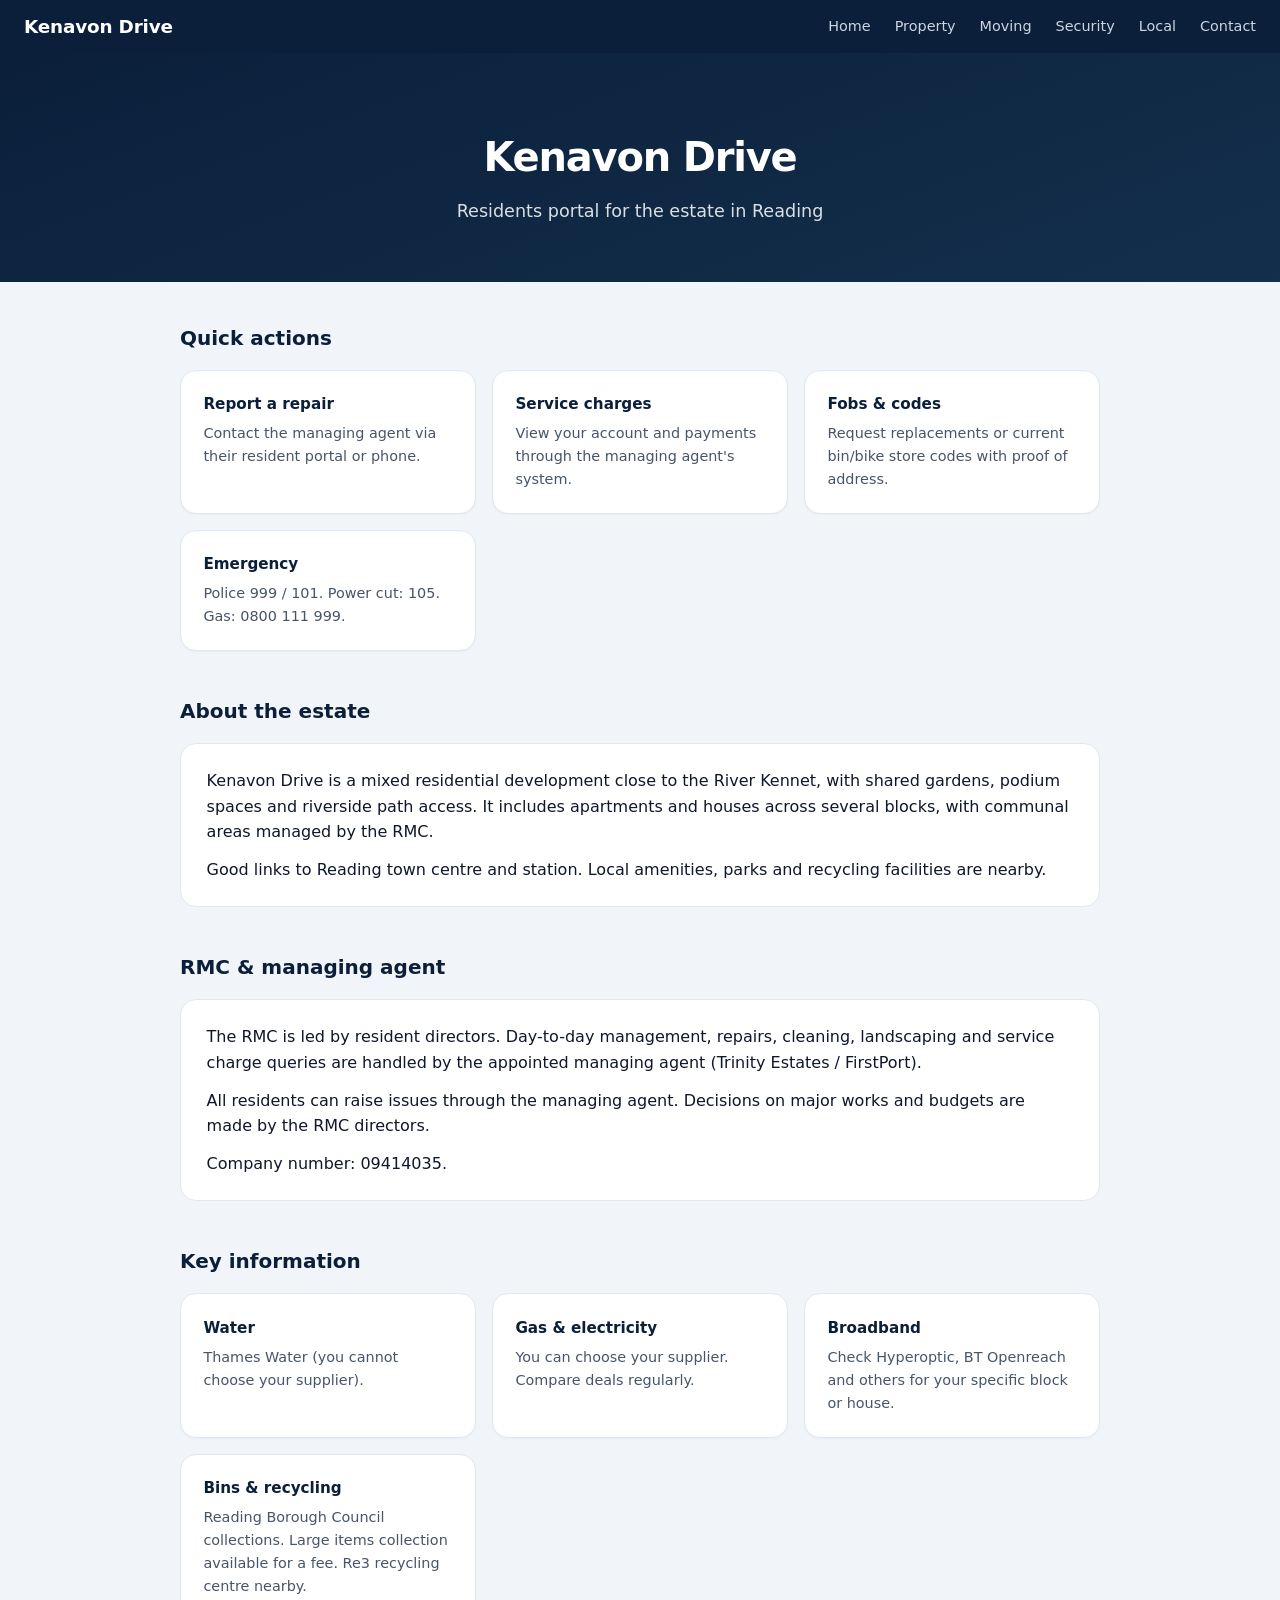
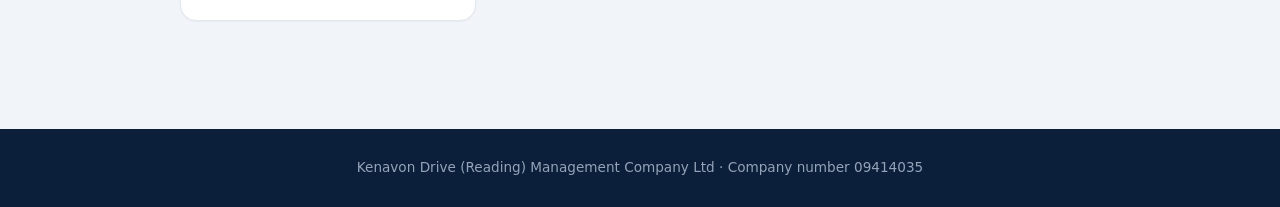
<file: index.html>
<!DOCTYPE html>
<html lang="en">
<head>
  <meta charset="UTF-8">
  <meta name="viewport" content="width=device-width, initial-scale=1.0">
  <title>Kenavon Drive Residents | Reading</title>
  <link rel="stylesheet" href="style.css">
</head>
<body>
  <div class="topbar">
    <h1>Kenavon Drive</h1>
    <nav>
      <a href="index.html">Home</a>
      <a href="property.html">Property</a>
      <a href="moving.html">Moving</a>
      <a href="security.html">Security</a>
      <a href="local.html">Local</a>
      <a href="contact.html">Contact</a>
    </nav>
  </div>

  <div class="hero">
    <h2>Kenavon Drive</h2>
    <p>Residents portal for the estate in Reading</p>
  </div>

  <main>
    <section>
      <h3>Quick actions</h3>
      <div class="grid">
        <div class="card">
          <strong>Report a repair</strong>
          <p>Contact the managing agent via their resident portal or phone.</p>
        </div>
        <div class="card">
          <strong>Service charges</strong>
          <p>View your account and payments through the managing agent's system.</p>
        </div>
        <div class="card">
          <strong>Fobs & codes</strong>
          <p>Request replacements or current bin/bike store codes with proof of address.</p>
        </div>
        <div class="card">
          <strong>Emergency</strong>
          <p>Police 999 / 101. Power cut: 105. Gas: 0800 111 999.</p>
        </div>
      </div>
    </section>

    <section>
      <h3>About the estate</h3>
      <div class="wide-card">
        <p>Kenavon Drive is a mixed residential development close to the River Kennet, with shared gardens, podium spaces and riverside path access. It includes apartments and houses across several blocks, with communal areas managed by the RMC.</p>
        <p>Good links to Reading town centre and station. Local amenities, parks and recycling facilities are nearby.</p>
      </div>
    </section>

    <section>
      <h3>RMC & managing agent</h3>
      <div class="wide-card">
        <p>The RMC is led by resident directors. Day-to-day management, repairs, cleaning, landscaping and service charge queries are handled by the appointed managing agent (Trinity Estates / FirstPort).</p>
        <p>All residents can raise issues through the managing agent. Decisions on major works and budgets are made by the RMC directors.</p>
        <p>Company number: 09414035.</p>
      </div>
    </section>

    <section>
      <h3>Key information</h3>
      <div class="grid">
        <div class="card">
          <strong>Water</strong>
          <p>Thames Water (you cannot choose your supplier).</p>
        </div>
        <div class="card">
          <strong>Gas & electricity</strong>
          <p>You can choose your supplier. Compare deals regularly.</p>
        </div>
        <div class="card">
          <strong>Broadband</strong>
          <p>Check Hyperoptic, BT Openreach and others for your specific block or house.</p>
        </div>
        <div class="card">
          <strong>Bins & recycling</strong>
          <p>Reading Borough Council collections. Large items collection available for a fee. Re3 recycling centre nearby.</p>
        </div>
      </div>
    </section>
  </main>

  <footer>
    Kenavon Drive (Reading) Management Company Ltd · Company number 09414035
  </footer>
</body>
</html>
</file>
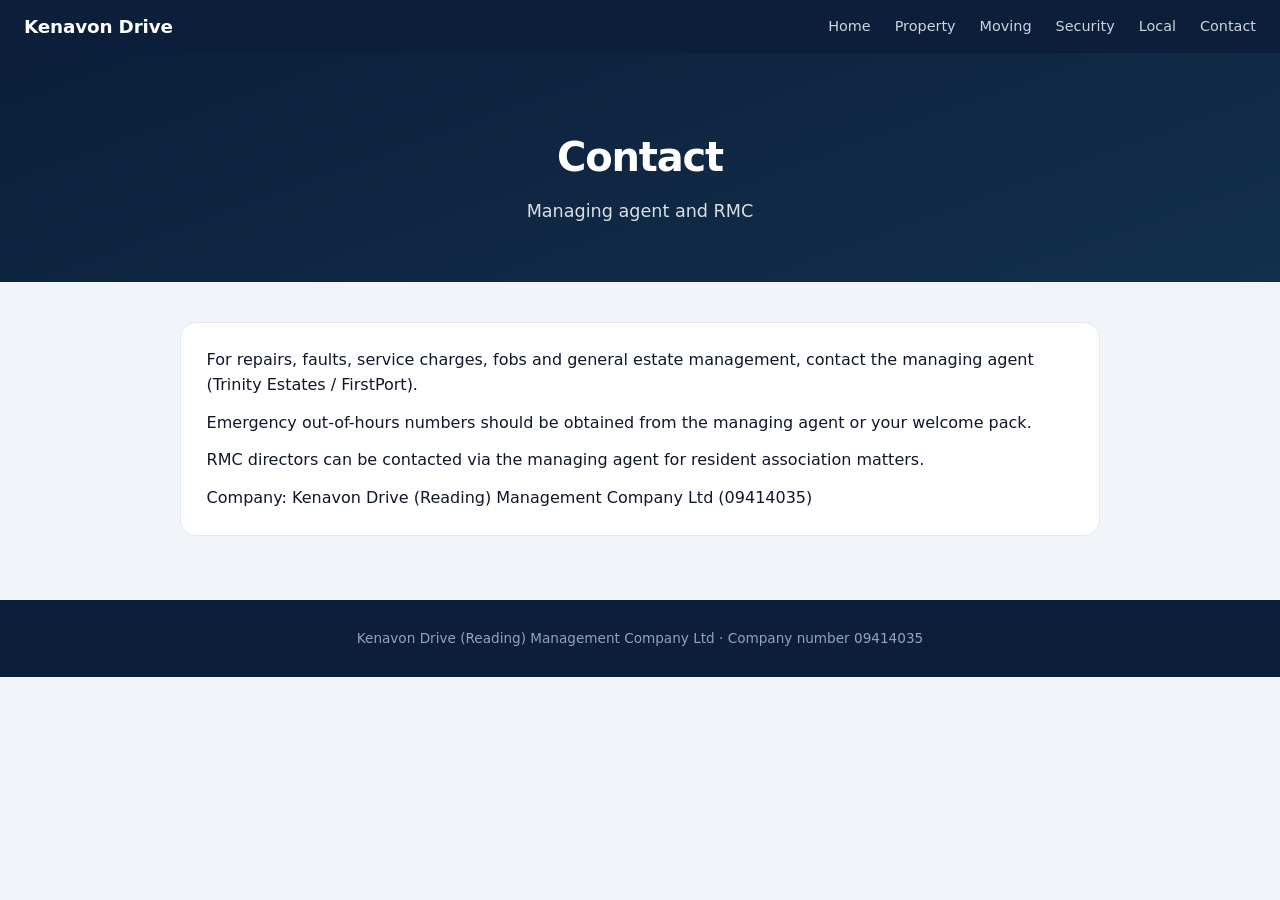
<file: contact.html>
<!DOCTYPE html>
<html lang="en">
<head>
  <meta charset="UTF-8">
  <meta name="viewport" content="width=device-width, initial-scale=1.0">
  <title>Contact | Kenavon Drive</title>
  <link rel="stylesheet" href="style.css">
</head>
<body>
  <div class="topbar">
    <h1>Kenavon Drive</h1>
    <nav>
      <a href="index.html">Home</a>
      <a href="property.html">Property</a>
      <a href="moving.html">Moving</a>
      <a href="security.html">Security</a>
      <a href="local.html">Local</a>
      <a href="contact.html">Contact</a>
    </nav>
  </div>
  <div class="hero">
    <h2>Contact</h2>
    <p>Managing agent and RMC</p>
  </div>
  <main>
    <div class="wide-card">
      <p>For repairs, faults, service charges, fobs and general estate management, contact the managing agent (Trinity Estates / FirstPort).</p>
      <p>Emergency out-of-hours numbers should be obtained from the managing agent or your welcome pack.</p>
      <p>RMC directors can be contacted via the managing agent for resident association matters.</p>
      <p>Company: Kenavon Drive (Reading) Management Company Ltd (09414035)</p>
    </div>
  </main>
  <footer>Kenavon Drive (Reading) Management Company Ltd · Company number 09414035</footer>
</body>
</html>
</file>
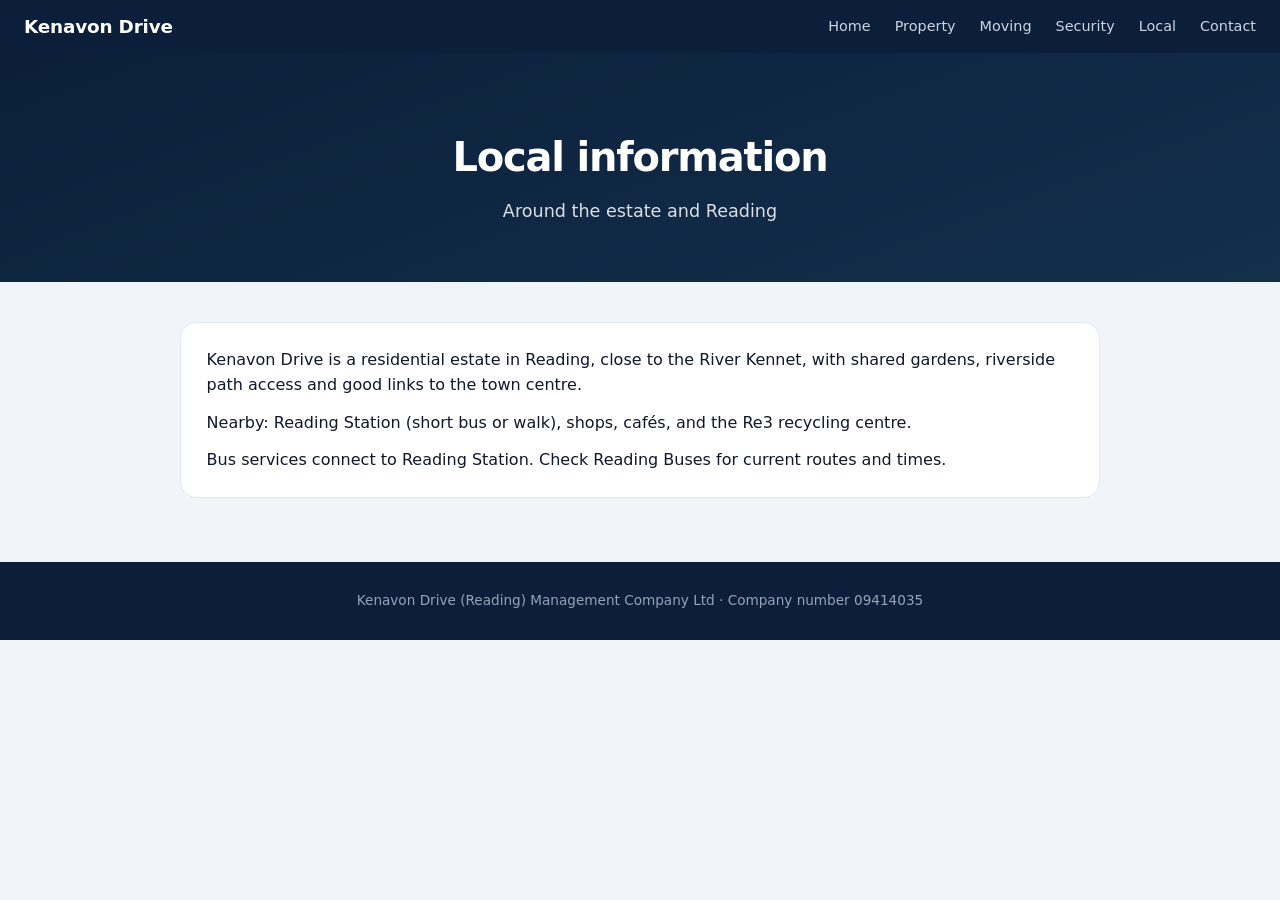
<file: local.html>
<!DOCTYPE html>
<html lang="en">
<head>
  <meta charset="UTF-8">
  <meta name="viewport" content="width=device-width, initial-scale=1.0">
  <title>Local Information | Kenavon Drive</title>
  <link rel="stylesheet" href="style.css">
</head>
<body>
  <div class="topbar">
    <h1>Kenavon Drive</h1>
    <nav>
      <a href="index.html">Home</a>
      <a href="property.html">Property</a>
      <a href="moving.html">Moving</a>
      <a href="security.html">Security</a>
      <a href="local.html">Local</a>
      <a href="contact.html">Contact</a>
    </nav>
  </div>
  <div class="hero">
    <h2>Local information</h2>
    <p>Around the estate and Reading</p>
  </div>
  <main>
    <div class="wide-card">
      <p>Kenavon Drive is a residential estate in Reading, close to the River Kennet, with shared gardens, riverside path access and good links to the town centre.</p>
      <p>Nearby: Reading Station (short bus or walk), shops, cafés, and the Re3 recycling centre.</p>
      <p>Bus services connect to Reading Station. Check Reading Buses for current routes and times.</p>
    </div>
  </main>
  <footer>Kenavon Drive (Reading) Management Company Ltd · Company number 09414035</footer>
</body>
</html>
</file>
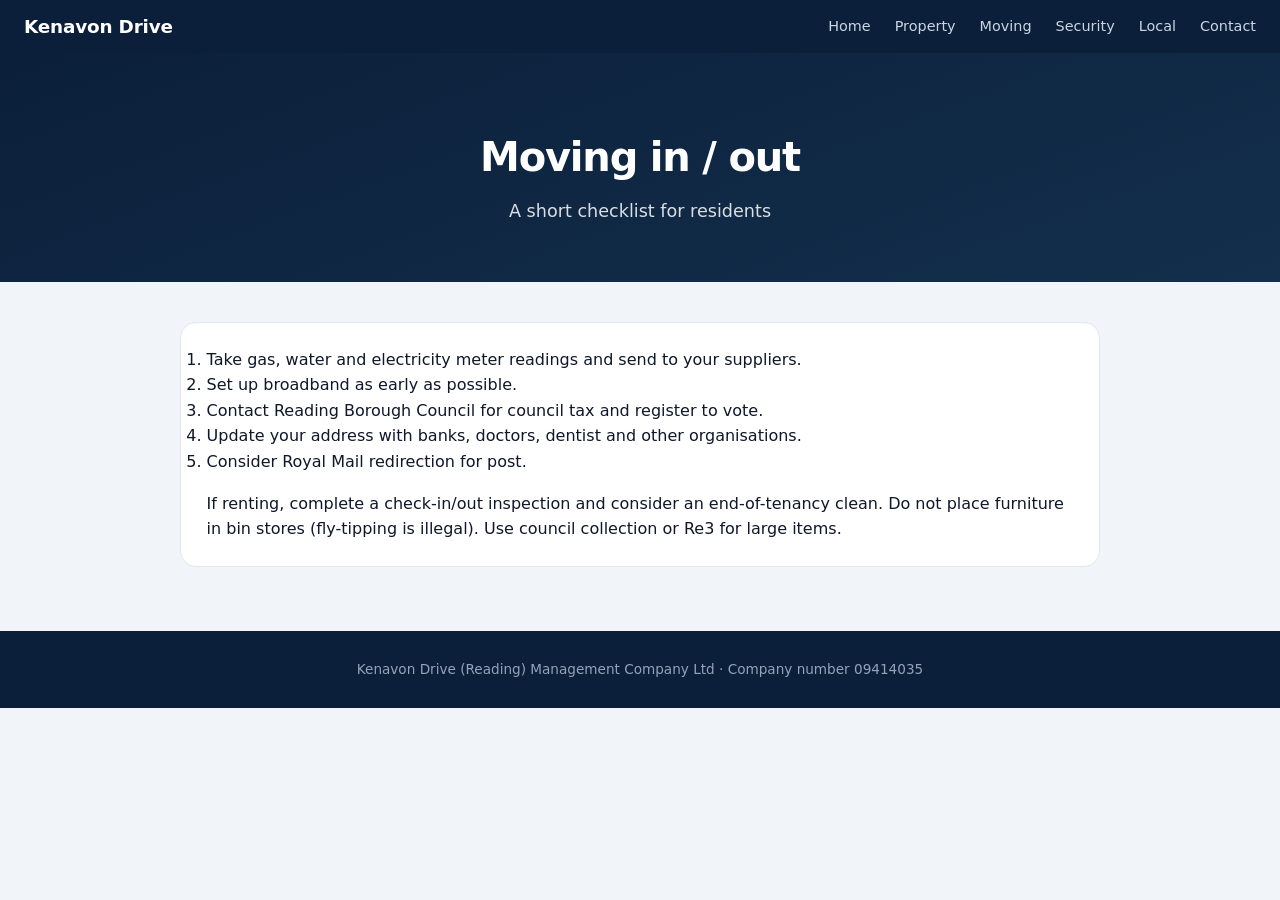
<file: moving.html>
<!DOCTYPE html>
<html lang="en">
<head>
  <meta charset="UTF-8">
  <meta name="viewport" content="width=device-width, initial-scale=1.0">
  <title>Moving In/Out | Kenavon Drive</title>
  <link rel="stylesheet" href="style.css">
</head>
<body>
  <div class="topbar">
    <h1>Kenavon Drive</h1>
    <nav>
      <a href="index.html">Home</a>
      <a href="property.html">Property</a>
      <a href="moving.html">Moving</a>
      <a href="security.html">Security</a>
      <a href="local.html">Local</a>
      <a href="contact.html">Contact</a>
    </nav>
  </div>
  <div class="hero">
    <h2>Moving in / out</h2>
    <p>A short checklist for residents</p>
  </div>
  <main>
    <div class="wide-card">
      <ol>
        <li>Take gas, water and electricity meter readings and send to your suppliers.</li>
        <li>Set up broadband as early as possible.</li>
        <li>Contact Reading Borough Council for council tax and register to vote.</li>
        <li>Update your address with banks, doctors, dentist and other organisations.</li>
        <li>Consider Royal Mail redirection for post.</li>
      </ol>
      <p style="margin-top:1rem;">If renting, complete a check-in/out inspection and consider an end-of-tenancy clean. Do not place furniture in bin stores (fly-tipping is illegal). Use council collection or Re3 for large items.</p>
    </div>
  </main>
  <footer>Kenavon Drive (Reading) Management Company Ltd · Company number 09414035</footer>
</body>
</html>
</file>
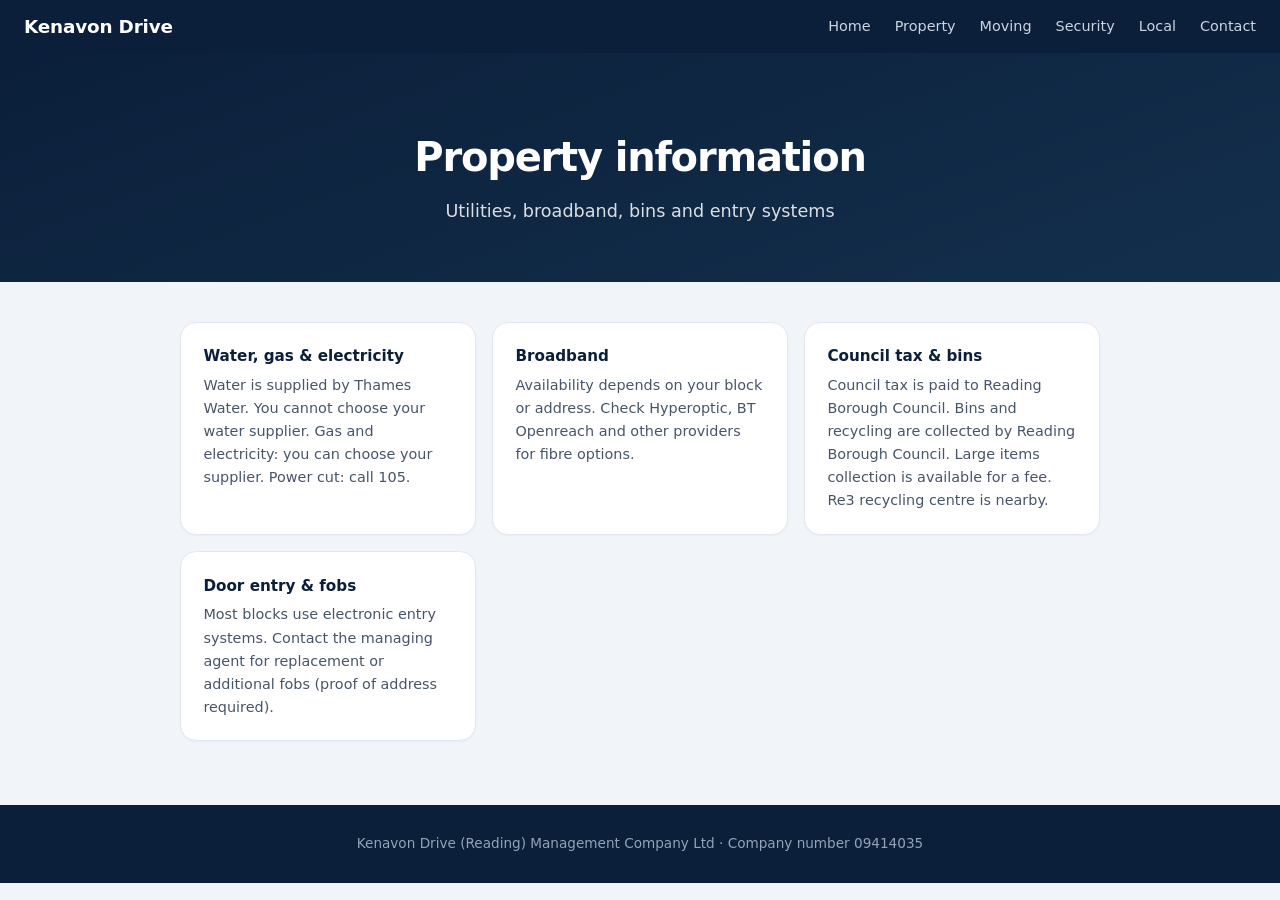
<file: property.html>
<!DOCTYPE html>
<html lang="en">
<head>
  <meta charset="UTF-8">
  <meta name="viewport" content="width=device-width, initial-scale=1.0">
  <title>Property Information | Kenavon Drive</title>
  <link rel="stylesheet" href="style.css">
</head>
<body>
  <div class="topbar">
    <h1>Kenavon Drive</h1>
    <nav>
      <a href="index.html">Home</a>
      <a href="property.html">Property</a>
      <a href="moving.html">Moving</a>
      <a href="security.html">Security</a>
      <a href="local.html">Local</a>
      <a href="contact.html">Contact</a>
    </nav>
  </div>
  <div class="hero">
    <h2>Property information</h2>
    <p>Utilities, broadband, bins and entry systems</p>
  </div>
  <main>
    <div class="grid">
      <div class="card">
        <strong>Water, gas & electricity</strong>
        <p>Water is supplied by Thames Water. You cannot choose your water supplier. Gas and electricity: you can choose your supplier. Power cut: call 105.</p>
      </div>
      <div class="card">
        <strong>Broadband</strong>
        <p>Availability depends on your block or address. Check Hyperoptic, BT Openreach and other providers for fibre options.</p>
      </div>
      <div class="card">
        <strong>Council tax & bins</strong>
        <p>Council tax is paid to Reading Borough Council. Bins and recycling are collected by Reading Borough Council. Large items collection is available for a fee. Re3 recycling centre is nearby.</p>
      </div>
      <div class="card">
        <strong>Door entry & fobs</strong>
        <p>Most blocks use electronic entry systems. Contact the managing agent for replacement or additional fobs (proof of address required).</p>
      </div>
    </div>
  </main>
  <footer>Kenavon Drive (Reading) Management Company Ltd · Company number 09414035</footer>
</body>
</html>
</file>
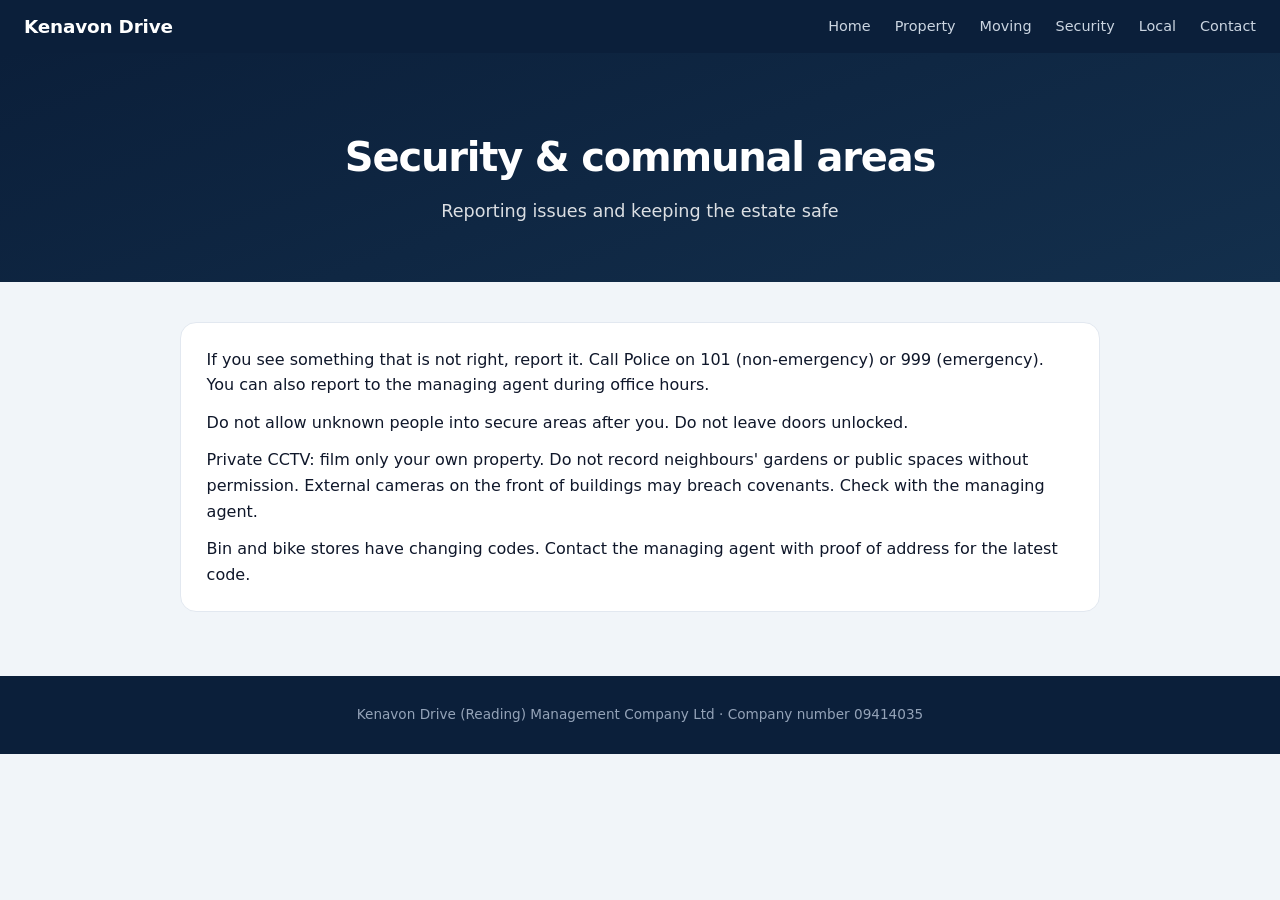
<file: security.html>
<!DOCTYPE html>
<html lang="en">
<head>
  <meta charset="UTF-8">
  <meta name="viewport" content="width=device-width, initial-scale=1.0">
  <title>Security | Kenavon Drive</title>
  <link rel="stylesheet" href="style.css">
</head>
<body>
  <div class="topbar">
    <h1>Kenavon Drive</h1>
    <nav>
      <a href="index.html">Home</a>
      <a href="property.html">Property</a>
      <a href="moving.html">Moving</a>
      <a href="security.html">Security</a>
      <a href="local.html">Local</a>
      <a href="contact.html">Contact</a>
    </nav>
  </div>
  <div class="hero">
    <h2>Security & communal areas</h2>
    <p>Reporting issues and keeping the estate safe</p>
  </div>
  <main>
    <div class="wide-card">
      <p>If you see something that is not right, report it. Call Police on 101 (non-emergency) or 999 (emergency). You can also report to the managing agent during office hours.</p>
      <p>Do not allow unknown people into secure areas after you. Do not leave doors unlocked.</p>
      <p>Private CCTV: film only your own property. Do not record neighbours' gardens or public spaces without permission. External cameras on the front of buildings may breach covenants. Check with the managing agent.</p>
      <p>Bin and bike stores have changing codes. Contact the managing agent with proof of address for the latest code.</p>
    </div>
  </main>
  <footer>Kenavon Drive (Reading) Management Company Ltd · Company number 09414035</footer>
</body>
</html>
</file>
<file: style.css>
:root {
  --navy: #0b1f3a;
  --navy-mid: #132f4c;
  --accent: #3b82f6;
  --accent-soft: #dbeafe;
  --bg: #f1f5f9;
  --white: #ffffff;
  --text: #0f172a;
  --muted: #475569;
  --border: #e2e8f0;
  --radius: 16px;
}

* { box-sizing: border-box; margin: 0; padding: 0; }

body {
  font-family: system-ui, -apple-system, BlinkMacSystemFont, 'Segoe UI', Roboto, sans-serif;
  line-height: 1.6;
  color: var(--text);
  background: var(--bg);
}

.topbar {
  background: var(--navy);
  color: white;
  padding: 0.75rem 1.5rem;
  display: flex;
  align-items: center;
  justify-content: space-between;
  position: sticky;
  top: 0;
  z-index: 100;
}

.topbar h1 {
  font-size: 1.15rem;
  font-weight: 650;
  letter-spacing: -0.01em;
}

.topbar nav {
  display: flex;
  gap: 1.5rem;
}

.topbar nav a {
  color: #cbd5e1;
  text-decoration: none;
  font-size: 0.9rem;
  font-weight: 500;
}

.topbar nav a:hover {
  color: white;
}

.hero {
  background: linear-gradient(160deg, var(--navy) 0%, var(--navy-mid) 100%);
  color: white;
  padding: 4.5rem 1.5rem 3.5rem;
  text-align: center;
}

.hero h2 {
  font-size: 2.5rem;
  font-weight: 700;
  letter-spacing: -0.03em;
  margin-bottom: 0.5rem;
}

.hero p {
  font-size: 1.1rem;
  opacity: 0.85;
  max-width: 520px;
  margin: 0 auto;
}

main {
  max-width: 960px;
  margin: 0 auto;
  padding: 2.5rem 1.25rem 4rem;
}

section {
  margin-bottom: 2.75rem;
}

h3 {
  font-size: 1.25rem;
  font-weight: 650;
  margin-bottom: 1rem;
  color: var(--navy);
}

.grid {
  display: grid;
  grid-template-columns: repeat(auto-fit, minmax(220px, 1fr));
  gap: 1rem;
}

.card {
  background: var(--white);
  border-radius: var(--radius);
  padding: 1.35rem 1.4rem;
  border: 1px solid var(--border);
  box-shadow: 0 1px 2px rgba(0,0,0,0.04);
  transition: box-shadow 0.15s ease;
}

.card:hover {
  box-shadow: 0 4px 12px rgba(0,0,0,0.06);
}

.card strong {
  display: block;
  font-size: 0.95rem;
  margin-bottom: 0.35rem;
  color: var(--navy);
}

.card p {
  font-size: 0.9rem;
  color: var(--muted);
  margin: 0;
}

.wide-card {
  background: var(--white);
  border-radius: var(--radius);
  padding: 1.5rem 1.6rem;
  border: 1px solid var(--border);
}

.wide-card p {
  margin-bottom: 0.75rem;
  color: var(--text);
}

.wide-card p:last-child {
  margin-bottom: 0;
}

footer {
  background: var(--navy);
  color: #94a3b8;
  text-align: center;
  padding: 1.75rem 1rem;
  font-size: 0.85rem;
}

@media (max-width: 640px) {
  .topbar { flex-direction: column; gap: 0.75rem; padding: 1rem; }
  .topbar nav { gap: 1rem; flex-wrap: wrap; justify-content: center; }
  .hero h2 { font-size: 1.85rem; }
  .hero { padding: 3rem 1rem 2.5rem; }
  main { padding: 1.75rem 1rem 3rem; }
}
</file>
